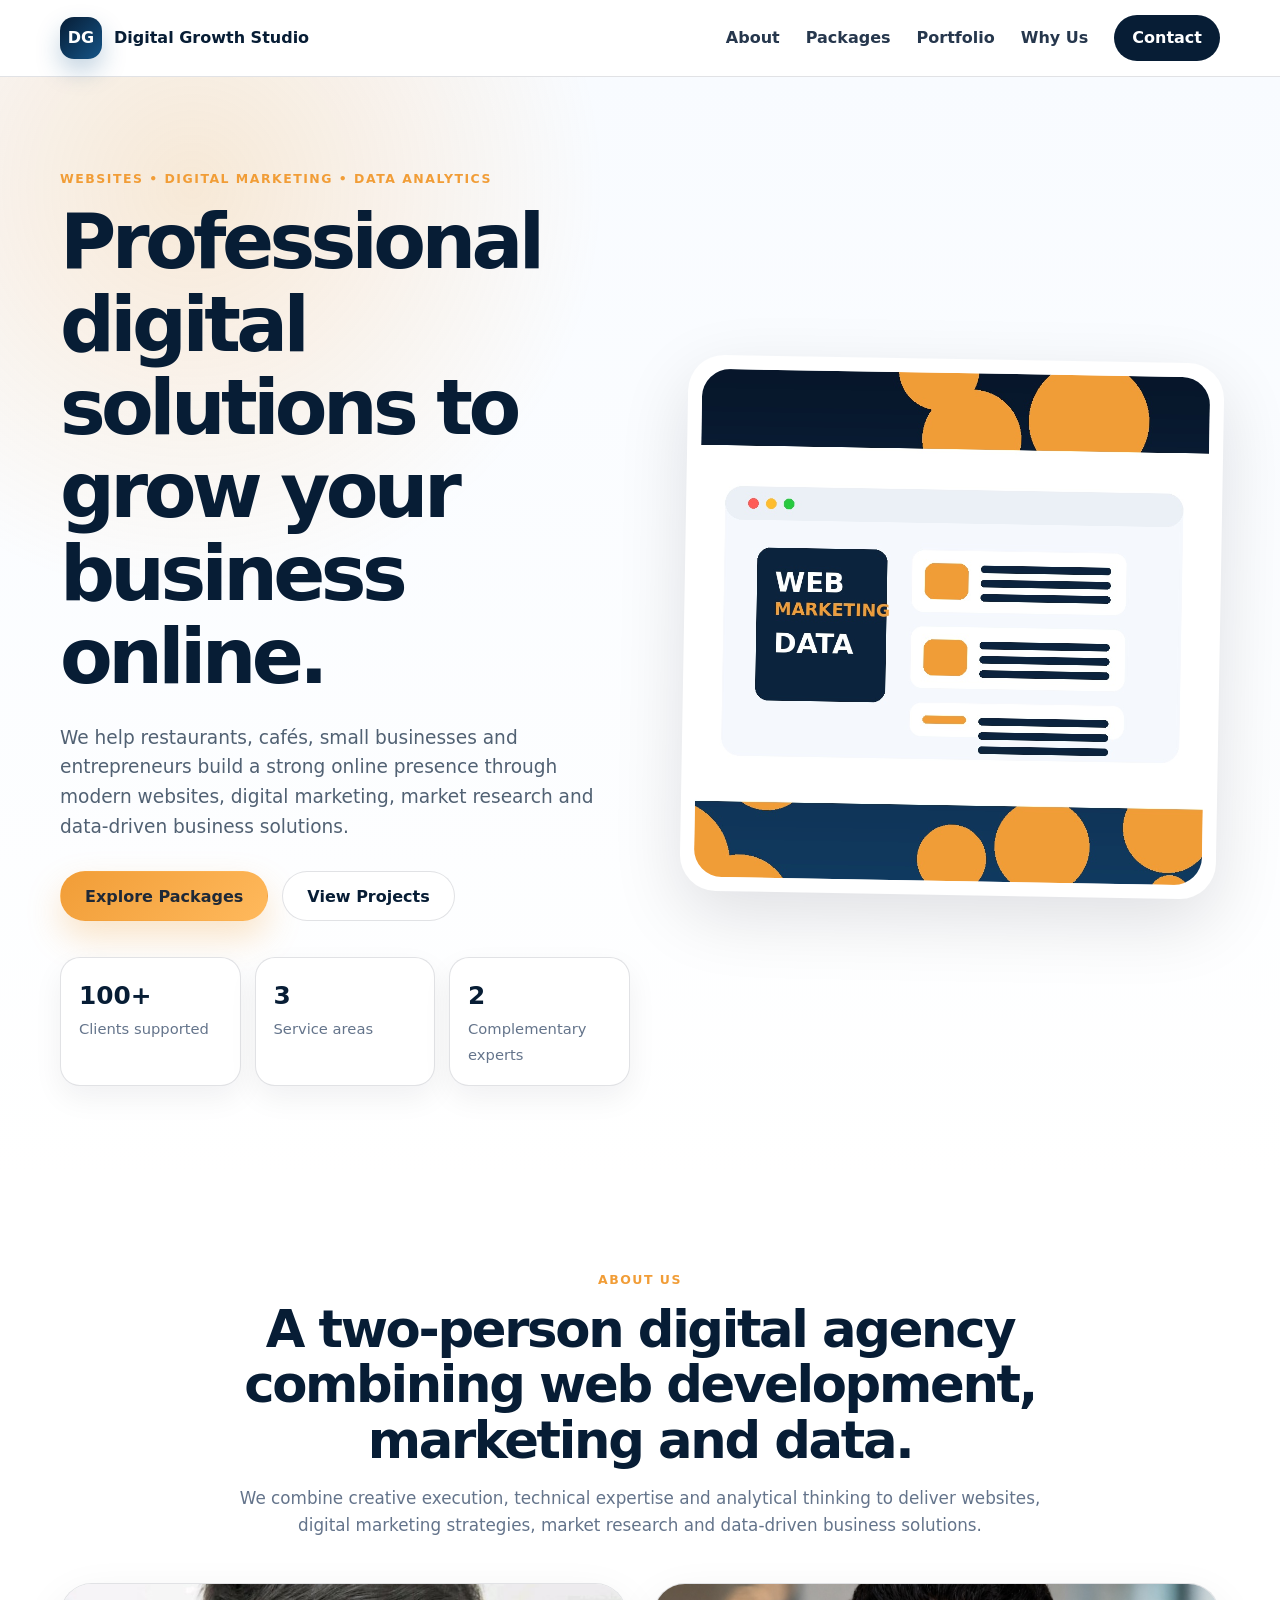
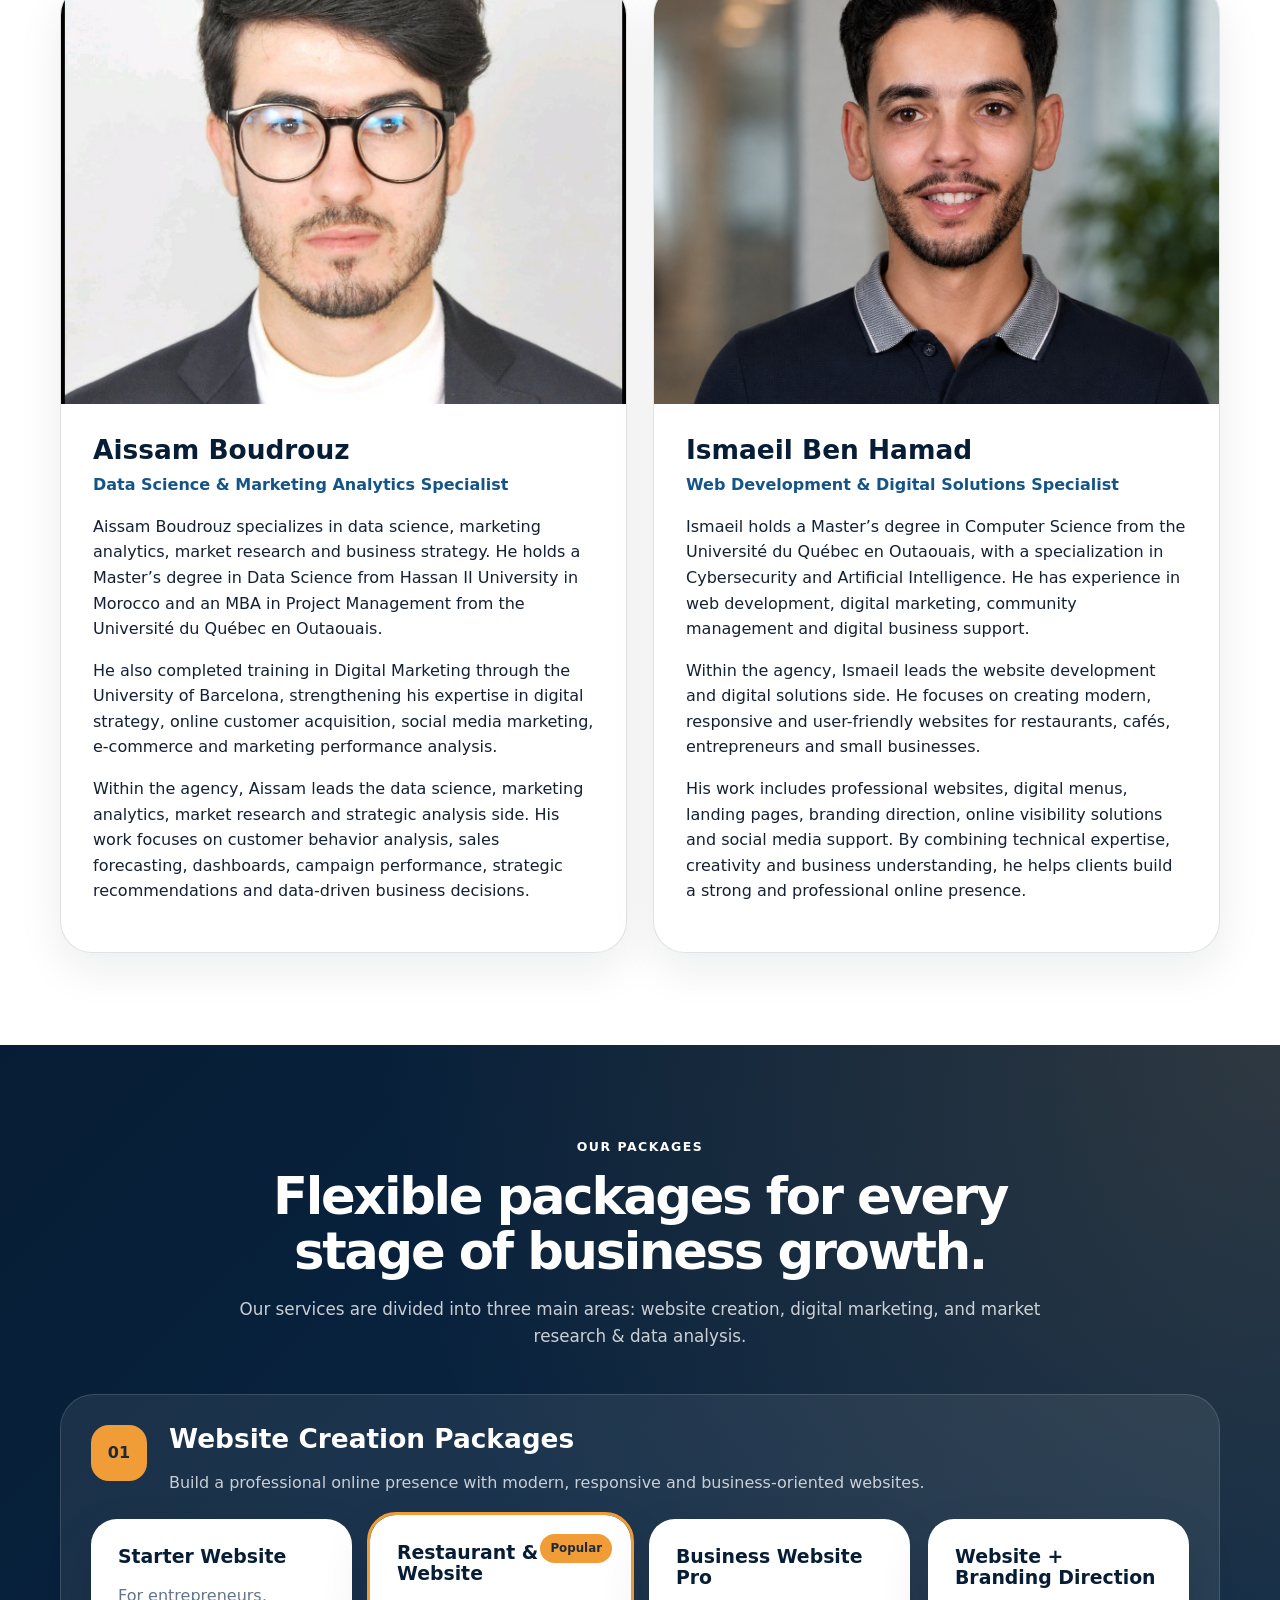
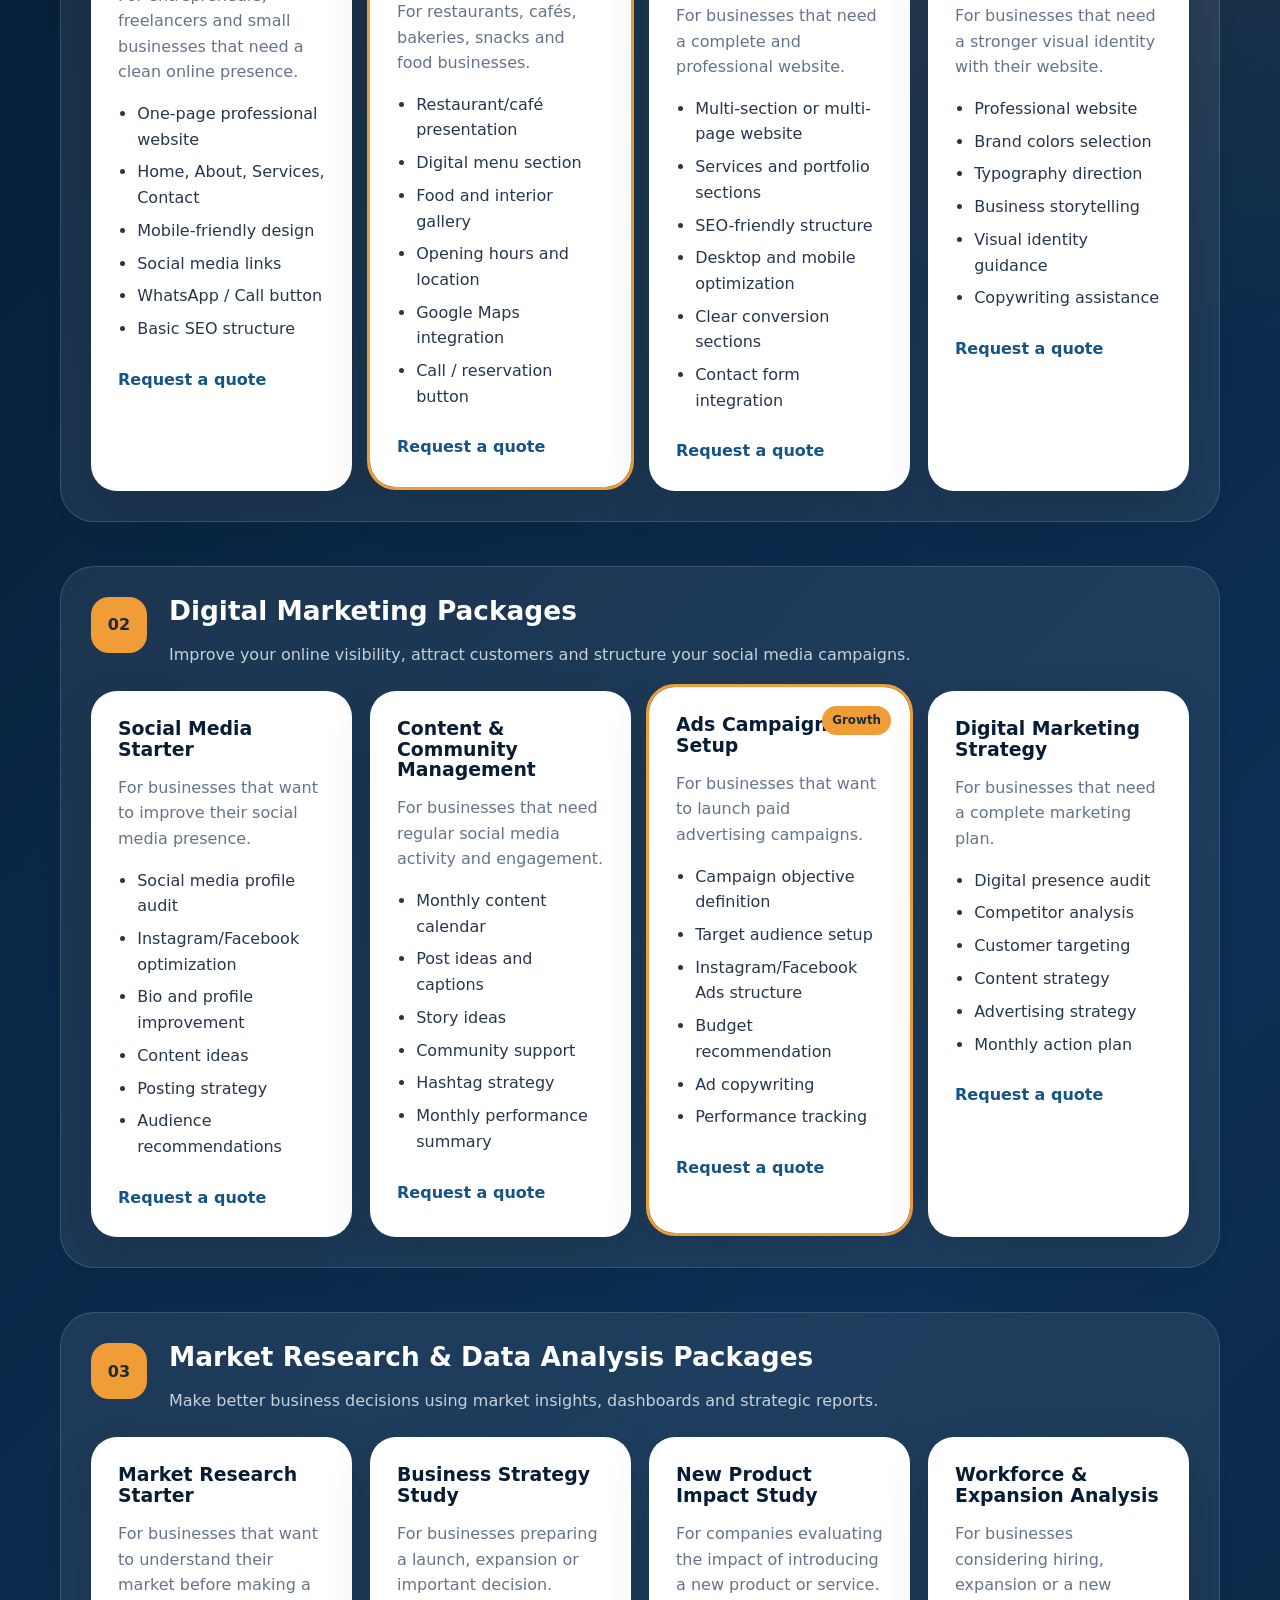
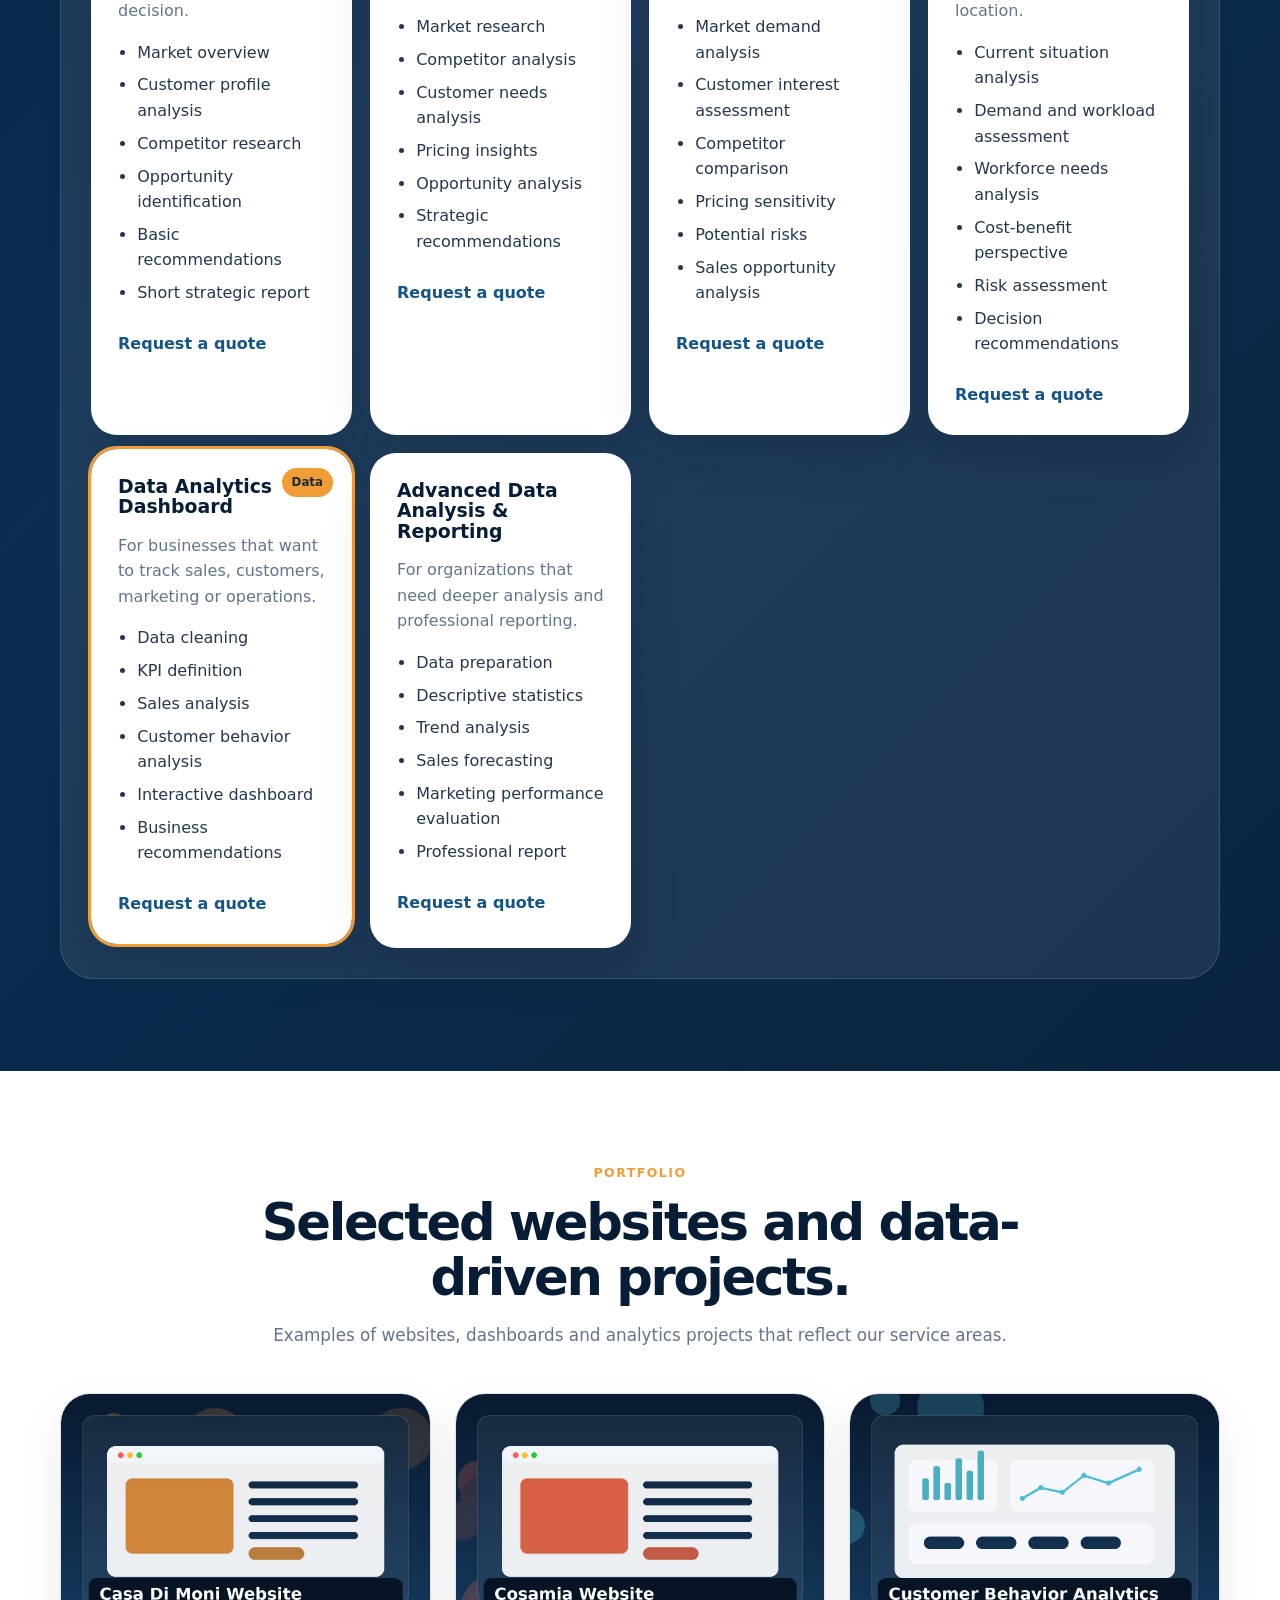
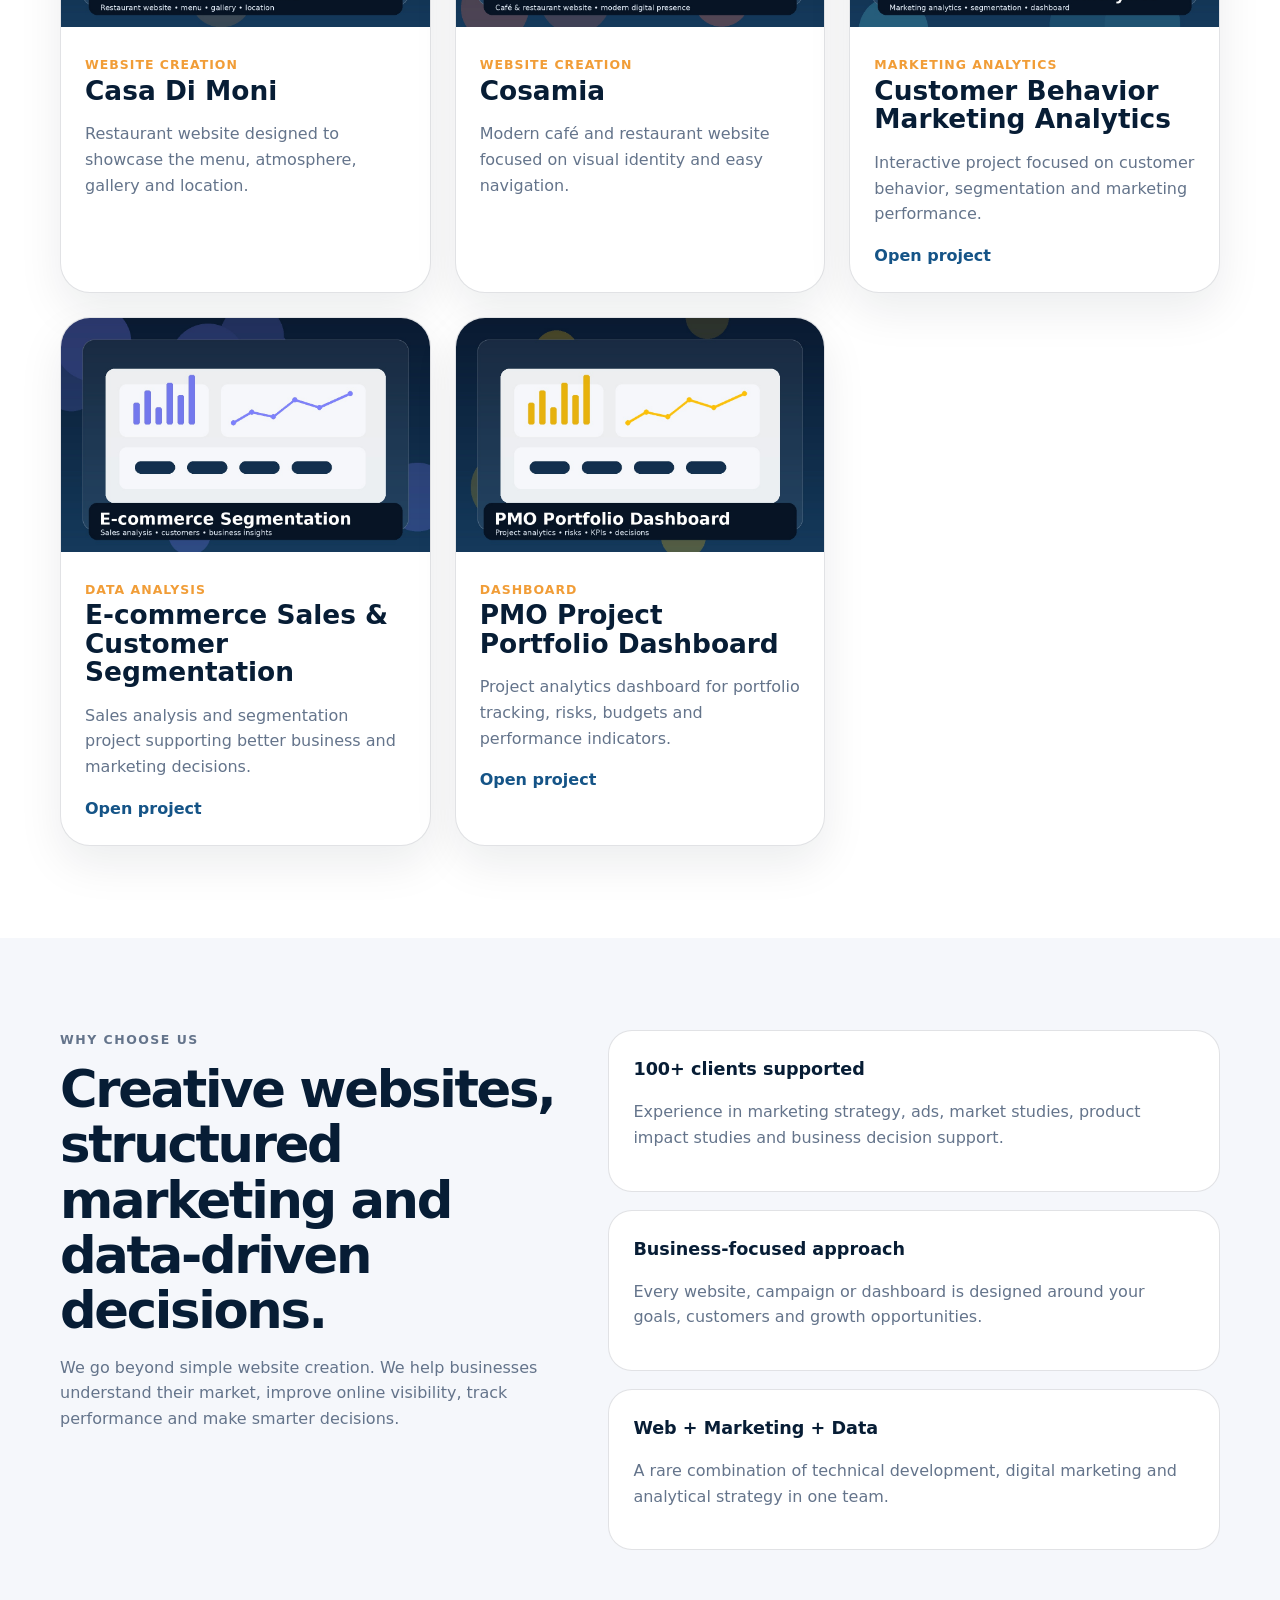
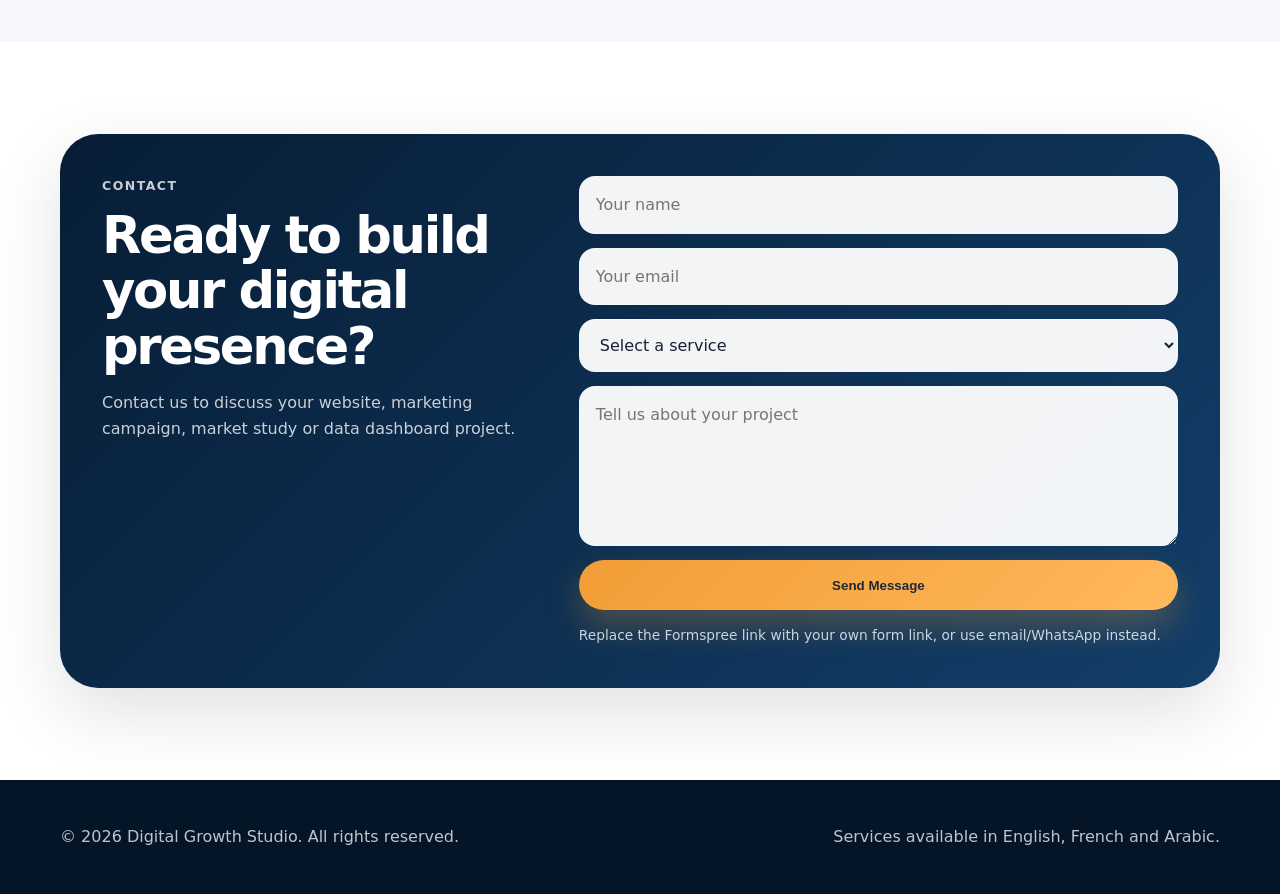
<file: index.html>
<!DOCTYPE html>
<html lang="en">
<head>
  <meta charset="UTF-8" />
  <meta name="viewport" content="width=device-width, initial-scale=1.0" />

  <title>Digital Growth Studio | Websites, Marketing & Data Analytics</title>

  <meta name="description" content="Professional website creation, digital marketing, market research and data analytics services for restaurants, cafés, entrepreneurs and small businesses." />

  <link rel="stylesheet" href="css/styles.css" />
</head>

<body>
  <header class="site-header">
    <nav class="navbar container">
      <a href="#" class="logo">
        <span class="logo-mark">DG</span>
        <span>Digital Growth Studio</span>
      </a>

      <button class="nav-toggle" id="navToggle" aria-label="Open navigation">☰</button>

      <div class="nav-links" id="navLinks">
        <a href="#about">About</a>
        <a href="#services">Packages</a>
        <a href="#portfolio">Portfolio</a>
        <a href="#why">Why Us</a>
        <a href="#contact" class="nav-cta">Contact</a>
      </div>
    </nav>
  </header>

  <main>
    <!-- HERO -->
    <section class="hero section">
      <div class="container hero-grid">
        <div class="hero-content">
          <p class="eyebrow">Websites • Digital Marketing • Data Analytics</p>

          <h1>Professional digital solutions to grow your business online.</h1>

          <p class="hero-text">
            We help restaurants, cafés, small businesses and entrepreneurs build a strong online presence through modern websites, digital marketing, market research and data-driven business solutions.
          </p>

          <div class="hero-actions">
            <a href="#services" class="btn primary">Explore Packages</a>
            <a href="#portfolio" class="btn secondary">View Projects</a>
          </div>

          <div class="hero-stats">
            <div>
              <strong>100+</strong>
              <span>Clients supported</span>
            </div>

            <div>
              <strong>3</strong>
              <span>Service areas</span>
            </div>

            <div>
              <strong>2</strong>
              <span>Complementary experts</span>
            </div>
          </div>
        </div>

        <div class="hero-image-card">
          <img src="img/decor/hero-digital-solutions.jpg" alt="Digital solutions dashboard mockup" />
        </div>
      </div>
    </section>

    <!-- ABOUT -->
    <section id="about" class="section about">
  <div class="container">
    <div class="section-heading">
      <p class="eyebrow">About Us</p>

      <h2>A two-person digital agency combining web development, marketing and data.</h2>

      <p>
        We combine creative execution, technical expertise and analytical thinking to deliver websites, digital marketing strategies, market research and data-driven business solutions.
      </p>
    </div>

    <div class="team-grid">
      <article class="team-card">
        <img src="img/team/aissam-placeholder.jpg" alt="Aissam Boudrouz professional photo" />

        <div class="team-card-body">
          <h3>Aissam Boudrouz</h3>

          <p class="role">Data Science & Marketing Analytics Specialist</p>

          <p>
            Aissam Boudrouz specializes in data science, marketing analytics, market research and business strategy. He holds a Master’s degree in Data Science from Hassan II University in Morocco and an MBA in Project Management from the Université du Québec en Outaouais.
          </p>

          <p>
            He also completed training in Digital Marketing through the University of Barcelona, strengthening his expertise in digital strategy, online customer acquisition, social media marketing, e-commerce and marketing performance analysis.
          </p>

          <p>
            Within the agency, Aissam leads the data science, marketing analytics, market research and strategic analysis side. His work focuses on customer behavior analysis, sales forecasting, dashboards, campaign performance, strategic recommendations and data-driven business decisions.
          </p>
        </div>
      </article>

      <article class="team-card">
        <img src="img/team/ismaeil-placeholder.jpg" alt="Ismaeil professional photo" />

        <div class="team-card-body">
          <h3>Ismaeil Ben Hamad</h3>

          <p class="role">Web Development & Digital Solutions Specialist</p>

          <p>
            Ismaeil holds a Master’s degree in Computer Science from the Université du Québec en Outaouais, with a specialization in Cybersecurity and Artificial Intelligence. He has experience in web development, digital marketing, community management and digital business support.
          </p>

          <p>
            Within the agency, Ismaeil leads the website development and digital solutions side. He focuses on creating modern, responsive and user-friendly websites for restaurants, cafés, entrepreneurs and small businesses.
          </p>

          <p>
            His work includes professional websites, digital menus, landing pages, branding direction, online visibility solutions and social media support. By combining technical expertise, creativity and business understanding, he helps clients build a strong and professional online presence.
          </p>
        </div>
      </article>
    </div>
  </div>
</section>

    <!-- SERVICES / PACKAGES -->
    <section id="services" class="section services">
      <div class="container">
        <div class="section-heading light">
          <p class="eyebrow">Our Packages</p>

          <h2>Flexible packages for every stage of business growth.</h2>

          <p>
            Our services are divided into three main areas: website creation, digital marketing, and market research & data analysis.
          </p>
        </div>

        <!-- WEBSITE PACKAGES -->
        <div class="service-category">
          <div class="category-header">
            <span>01</span>

            <h3>Website Creation Packages</h3>

            <p>
              Build a professional online presence with modern, responsive and business-oriented websites.
            </p>
          </div>

          <div class="packages-grid">
            <article class="package-card">
              <h4>Starter Website</h4>

              <p>
                For entrepreneurs, freelancers and small businesses that need a clean online presence.
              </p>

              <ul>
                <li>One-page professional website</li>
                <li>Home, About, Services, Contact</li>
                <li>Mobile-friendly design</li>
                <li>Social media links</li>
                <li>WhatsApp / Call button</li>
                <li>Basic SEO structure</li>
              </ul>

              <a href="#contact">Request a quote</a>
            </article>

            <article class="package-card featured">
              <div class="badge">Popular</div>

              <h4>Restaurant & Café Website</h4>

              <p>
                For restaurants, cafés, bakeries, snacks and food businesses.
              </p>

              <ul>
                <li>Restaurant/café presentation</li>
                <li>Digital menu section</li>
                <li>Food and interior gallery</li>
                <li>Opening hours and location</li>
                <li>Google Maps integration</li>
                <li>Call / reservation button</li>
              </ul>

              <a href="#contact">Request a quote</a>
            </article>

            <article class="package-card">
              <h4>Business Website Pro</h4>

              <p>
                For businesses that need a complete and professional website.
              </p>

              <ul>
                <li>Multi-section or multi-page website</li>
                <li>Services and portfolio sections</li>
                <li>SEO-friendly structure</li>
                <li>Desktop and mobile optimization</li>
                <li>Clear conversion sections</li>
                <li>Contact form integration</li>
              </ul>

              <a href="#contact">Request a quote</a>
            </article>

            <article class="package-card">
              <h4>Website + Branding Direction</h4>

              <p>
                For businesses that need a stronger visual identity with their website.
              </p>

              <ul>
                <li>Professional website</li>
                <li>Brand colors selection</li>
                <li>Typography direction</li>
                <li>Business storytelling</li>
                <li>Visual identity guidance</li>
                <li>Copywriting assistance</li>
              </ul>

              <a href="#contact">Request a quote</a>
            </article>
          </div>
        </div>

        <!-- DIGITAL MARKETING PACKAGES -->
        <div class="service-category">
          <div class="category-header">
            <span>02</span>

            <h3>Digital Marketing Packages</h3>

            <p>
              Improve your online visibility, attract customers and structure your social media campaigns.
            </p>
          </div>

          <div class="packages-grid">
            <article class="package-card">
              <h4>Social Media Starter</h4>

              <p>
                For businesses that want to improve their social media presence.
              </p>

              <ul>
                <li>Social media profile audit</li>
                <li>Instagram/Facebook optimization</li>
                <li>Bio and profile improvement</li>
                <li>Content ideas</li>
                <li>Posting strategy</li>
                <li>Audience recommendations</li>
              </ul>

              <a href="#contact">Request a quote</a>
            </article>

            <article class="package-card">
              <h4>Content & Community Management</h4>

              <p>
                For businesses that need regular social media activity and engagement.
              </p>

              <ul>
                <li>Monthly content calendar</li>
                <li>Post ideas and captions</li>
                <li>Story ideas</li>
                <li>Community support</li>
                <li>Hashtag strategy</li>
                <li>Monthly performance summary</li>
              </ul>

              <a href="#contact">Request a quote</a>
            </article>

            <article class="package-card featured">
              <div class="badge">Growth</div>

              <h4>Ads Campaign Setup</h4>

              <p>
                For businesses that want to launch paid advertising campaigns.
              </p>

              <ul>
                <li>Campaign objective definition</li>
                <li>Target audience setup</li>
                <li>Instagram/Facebook Ads structure</li>
                <li>Budget recommendation</li>
                <li>Ad copywriting</li>
                <li>Performance tracking</li>
              </ul>

              <a href="#contact">Request a quote</a>
            </article>

            <article class="package-card">
              <h4>Digital Marketing Strategy</h4>

              <p>
                For businesses that need a complete marketing plan.
              </p>

              <ul>
                <li>Digital presence audit</li>
                <li>Competitor analysis</li>
                <li>Customer targeting</li>
                <li>Content strategy</li>
                <li>Advertising strategy</li>
                <li>Monthly action plan</li>
              </ul>

              <a href="#contact">Request a quote</a>
            </article>
          </div>
        </div>

        <!-- MARKET RESEARCH AND DATA ANALYSIS -->
        <div class="service-category">
          <div class="category-header">
            <span>03</span>

            <h3>Market Research & Data Analysis Packages</h3>

            <p>
              Make better business decisions using market insights, dashboards and strategic reports.
            </p>
          </div>

          <div class="packages-grid">
            <article class="package-card">
              <h4>Market Research Starter</h4>

              <p>
                For businesses that want to understand their market before making a decision.
              </p>

              <ul>
                <li>Market overview</li>
                <li>Customer profile analysis</li>
                <li>Competitor research</li>
                <li>Opportunity identification</li>
                <li>Basic recommendations</li>
                <li>Short strategic report</li>
              </ul>

              <a href="#contact">Request a quote</a>
            </article>

            <article class="package-card">
              <h4>Business Strategy Study</h4>

              <p>
                For businesses preparing a launch, expansion or important decision.
              </p>

              <ul>
                <li>Market research</li>
                <li>Competitor analysis</li>
                <li>Customer needs analysis</li>
                <li>Pricing insights</li>
                <li>Opportunity analysis</li>
                <li>Strategic recommendations</li>
              </ul>

              <a href="#contact">Request a quote</a>
            </article>

            <article class="package-card">
              <h4>New Product Impact Study</h4>

              <p>
                For companies evaluating the impact of introducing a new product or service.
              </p>

              <ul>
                <li>Market demand analysis</li>
                <li>Customer interest assessment</li>
                <li>Competitor comparison</li>
                <li>Pricing sensitivity</li>
                <li>Potential risks</li>
                <li>Sales opportunity analysis</li>
              </ul>

              <a href="#contact">Request a quote</a>
            </article>

            <article class="package-card">
              <h4>Workforce & Expansion Analysis</h4>

              <p>
                For businesses considering hiring, expansion or a new location.
              </p>

              <ul>
                <li>Current situation analysis</li>
                <li>Demand and workload assessment</li>
                <li>Workforce needs analysis</li>
                <li>Cost-benefit perspective</li>
                <li>Risk assessment</li>
                <li>Decision recommendations</li>
              </ul>

              <a href="#contact">Request a quote</a>
            </article>

            <article class="package-card featured">
              <div class="badge">Data</div>

              <h4>Data Analytics Dashboard</h4>

              <p>
                For businesses that want to track sales, customers, marketing or operations.
              </p>

              <ul>
                <li>Data cleaning</li>
                <li>KPI definition</li>
                <li>Sales analysis</li>
                <li>Customer behavior analysis</li>
                <li>Interactive dashboard</li>
                <li>Business recommendations</li>
              </ul>

              <a href="#contact">Request a quote</a>
            </article>

            <article class="package-card">
              <h4>Advanced Data Analysis & Reporting</h4>

              <p>
                For organizations that need deeper analysis and professional reporting.
              </p>

              <ul>
                <li>Data preparation</li>
                <li>Descriptive statistics</li>
                <li>Trend analysis</li>
                <li>Sales forecasting</li>
                <li>Marketing performance evaluation</li>
                <li>Professional report</li>
              </ul>

              <a href="#contact">Request a quote</a>
            </article>
          </div>
        </div>
      </div>
    </section>

    <!-- PORTFOLIO -->
    <section id="portfolio" class="section portfolio">
      <div class="container">
        <div class="section-heading">
          <p class="eyebrow">Portfolio</p>

          <h2>Selected websites and data-driven projects.</h2>

          <p>
            Examples of websites, dashboards and analytics projects that reflect our service areas.
          </p>
        </div>

        <div class="portfolio-grid">
          <article class="portfolio-card">
            <img src="img/portfolio/casa-di-moni-thumbnail.jpg" alt="Casa Di Moni website thumbnail" />

            <div>
              <span>Website Creation</span>
              <h3>Casa Di Moni</h3>
              <p>
                Restaurant website designed to showcase the menu, atmosphere, gallery and location.
              </p>
            </div>
          </article>

          <article class="portfolio-card">
            <img src="img/portfolio/cosamia-thumbnail.jpg" alt="Cosamia website thumbnail" />

            <div>
              <span>Website Creation</span>
              <h3>Cosamia</h3>
              <p>
                Modern café and restaurant website focused on visual identity and easy navigation.
              </p>
            </div>
          </article>

          <article class="portfolio-card">
            <img src="img/portfolio/customer-behavior-thumbnail.jpg" alt="Customer behavior analytics thumbnail" />

            <div>
              <span>Marketing Analytics</span>
              <h3>Customer Behavior Marketing Analytics</h3>
              <p>
                Interactive project focused on customer behavior, segmentation and marketing performance.
              </p>

              <a href="https://customer-behavior-marketing-analytics-idikmhmwqjjtzgkhwslb7x.streamlit.app/" target="_blank" rel="noopener">
                Open project
              </a>
            </div>
          </article>

          <article class="portfolio-card">
            <img src="img/portfolio/ecommerce-thumbnail.jpg" alt="E-commerce analytics thumbnail" />

            <div>
              <span>Data Analysis</span>
              <h3>E-commerce Sales & Customer Segmentation</h3>
              <p>
                Sales analysis and segmentation project supporting better business and marketing decisions.
              </p>

              <a href="https://ecommerce-sales-customer-segmentation-guxigb42fdbkur7nxazno6.streamlit.app/" target="_blank" rel="noopener">
                Open project
              </a>
            </div>
          </article>

          <article class="portfolio-card">
            <img src="img/portfolio/pmo-dashboard-thumbnail.jpg" alt="PMO dashboard thumbnail" />

            <div>
              <span>Dashboard</span>
              <h3>PMO Project Portfolio Dashboard</h3>
              <p>
                Project analytics dashboard for portfolio tracking, risks, budgets and performance indicators.
              </p>

              <a href="https://pmo-project-portfolio-dashboard-3uxed3nugsugz5yvdsnupx.streamlit.app/" target="_blank" rel="noopener">
                Open project
              </a>
            </div>
          </article>
        </div>
      </div>
    </section>

    <!-- WHY US -->
    <section id="why" class="section why">
      <div class="container why-grid">
        <div>
          <p class="eyebrow">Why Choose Us</p>

          <h2>Creative websites, structured marketing and data-driven decisions.</h2>

          <p>
            We go beyond simple website creation. We help businesses understand their market, improve online visibility, track performance and make smarter decisions.
          </p>
        </div>

        <div class="why-list">
          <div>
            <strong>100+ clients supported</strong>

            <p>
              Experience in marketing strategy, ads, market studies, product impact studies and business decision support.
            </p>
          </div>

          <div>
            <strong>Business-focused approach</strong>

            <p>
              Every website, campaign or dashboard is designed around your goals, customers and growth opportunities.
            </p>
          </div>

          <div>
            <strong>Web + Marketing + Data</strong>

            <p>
              A rare combination of technical development, digital marketing and analytical strategy in one team.
            </p>
          </div>
        </div>
      </div>
    </section>

    <!-- CONTACT -->
    <section id="contact" class="section contact">
      <div class="container contact-card">
        <div>
          <p class="eyebrow">Contact</p>

          <h2>Ready to build your digital presence?</h2>

          <p>
            Contact us to discuss your website, marketing campaign, market study or data dashboard project.
          </p>
        </div>

        <form class="contact-form" action="https://formspree.io/f/your-form-id" method="POST">
          <input type="text" name="name" placeholder="Your name" required />

          <input type="email" name="email" placeholder="Your email" required />

          <select name="service" required>
            <option value="">Select a service</option>
            <option>Website Creation</option>
            <option>Digital Marketing</option>
            <option>Market Research & Data Analysis</option>
            <option>Full Business Growth Package</option>
          </select>

          <textarea name="message" placeholder="Tell us about your project" rows="5" required></textarea>

          <button type="submit" class="btn primary">Send Message</button>

          <p class="form-note">
            Replace the Formspree link with your own form link, or use email/WhatsApp instead.
          </p>
        </form>
      </div>
    </section>
  </main>

  <footer class="footer">
    <div class="container footer-grid">
      <p>© 2026 Digital Growth Studio. All rights reserved.</p>
      <p>Services available in English, French and Arabic.</p>
    </div>
  </footer>

  <script src="js/script.js"></script>
</body>
</html>
</file>
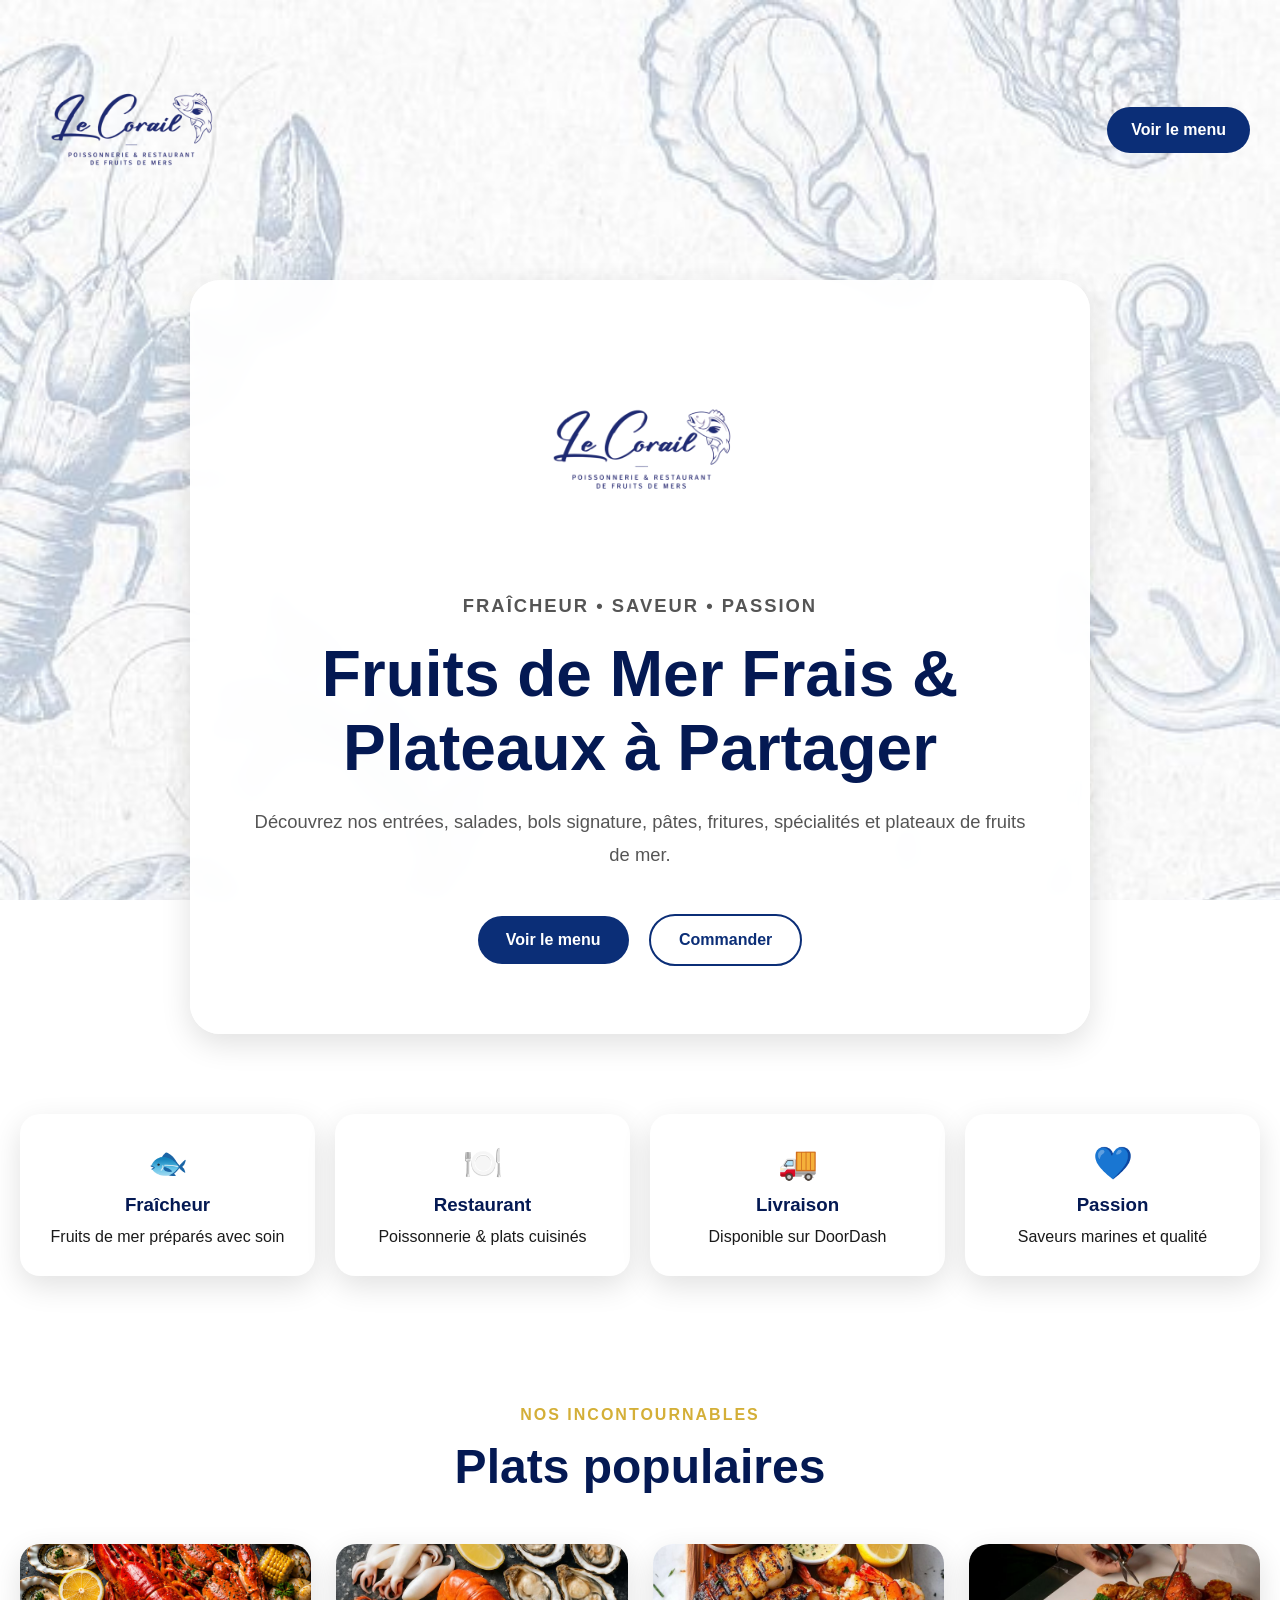
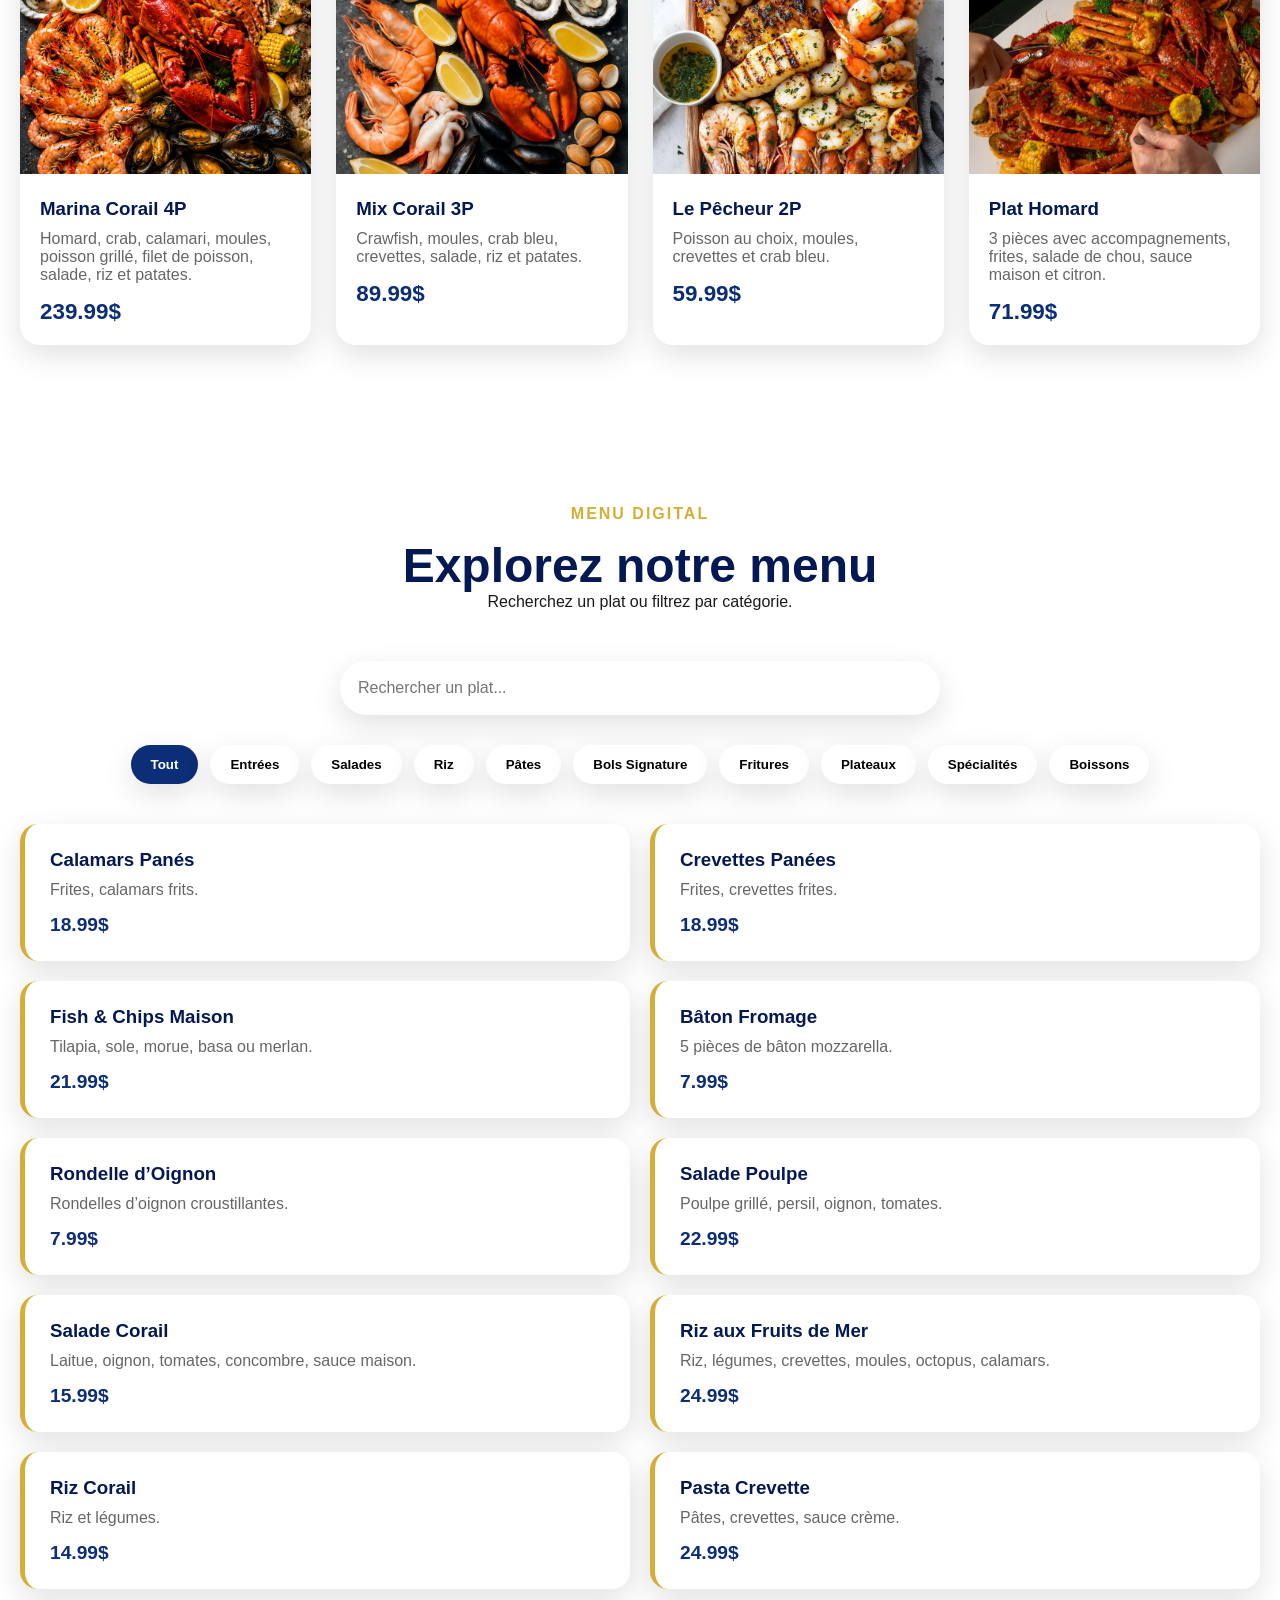
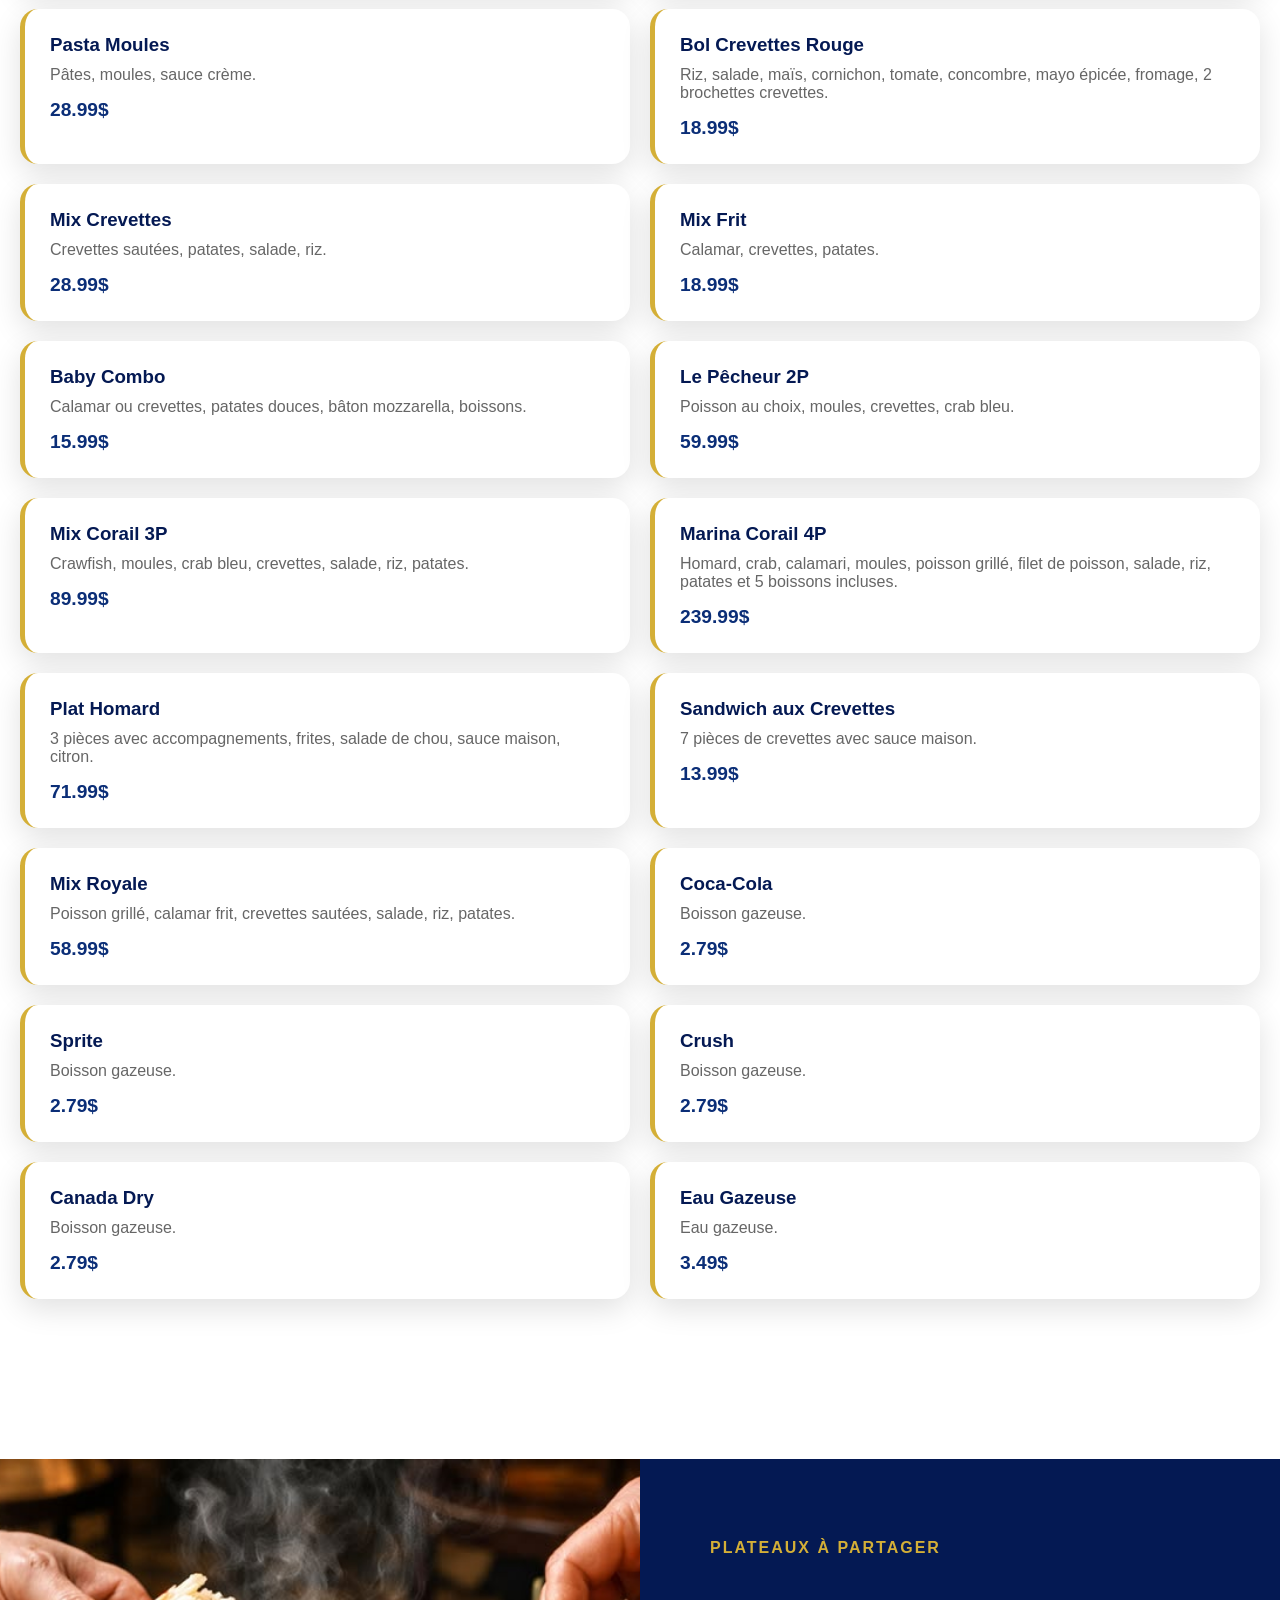
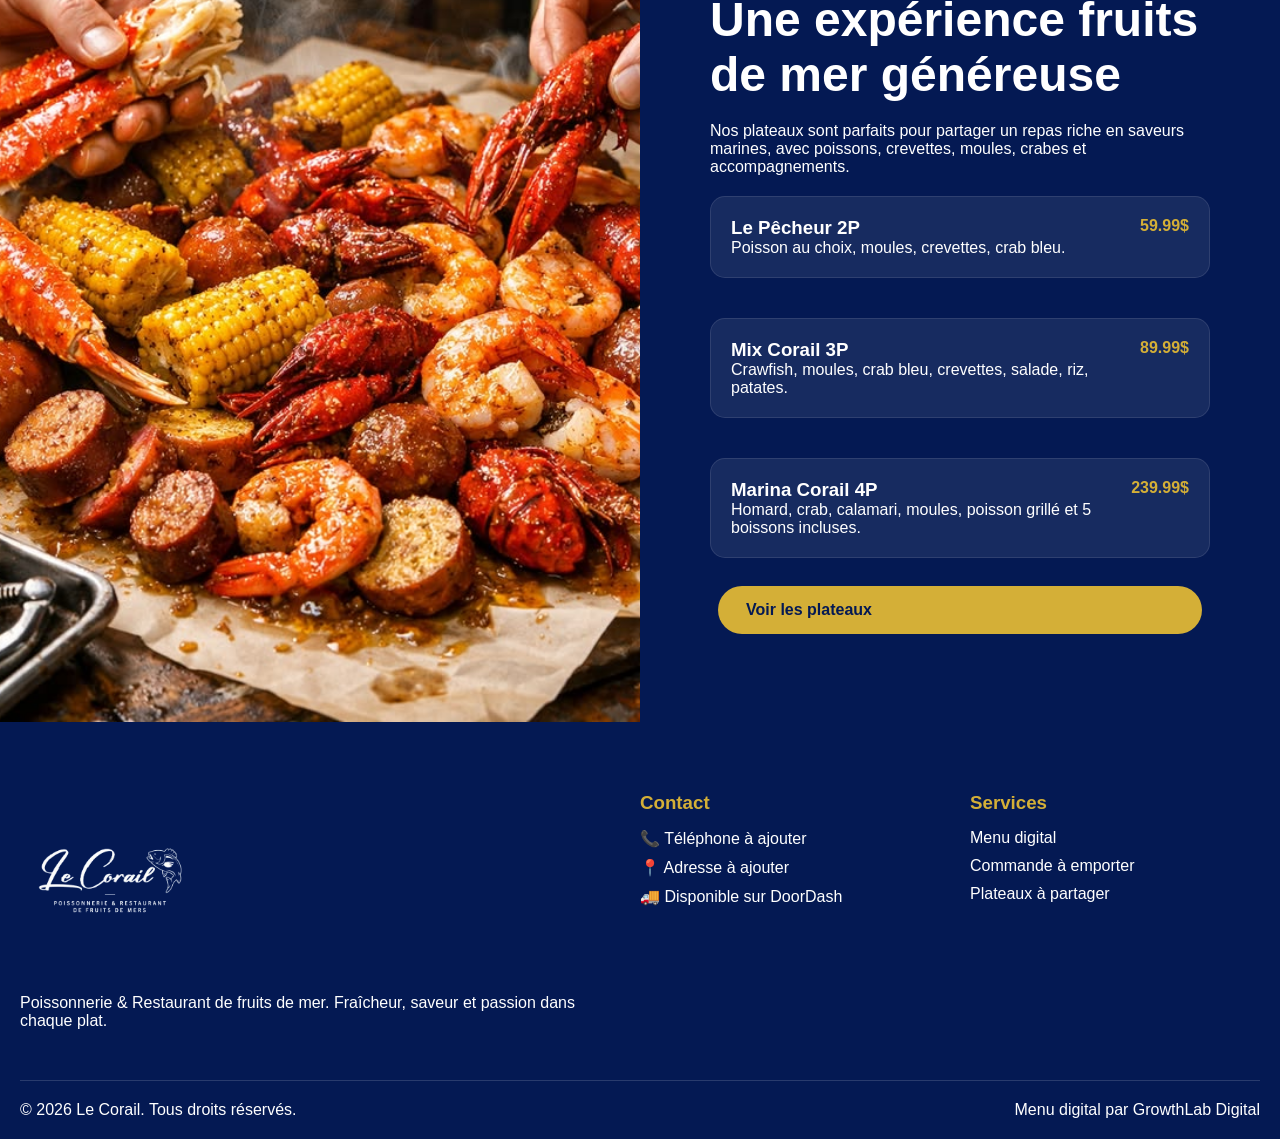
<file: pages/lecorail/index.html>
<!DOCTYPE html>
<html lang="fr">
<head>
  <meta charset="UTF-8" />
  <meta name="viewport" content="width=device-width, initial-scale=1.0" />
  <title>Le Corail | Menu Digital</title>
  <link rel="stylesheet" href="style.css" />
  <link rel="icon" type="image/png" href="img/fish.png">
</head>

<body>

<header class="hero" id="home">
  <nav class="navbar">
    <div class="brand">
      <img src="img/logo.jpg" alt="Le Corail Logo" />
      
    </div>

    <a href="#menu" class="nav-btn">Voir le menu</a>
  </nav>

  <div class="hero-card">
    <img src="img/logo.jpg" alt="Le Corail Logo" class="hero-logo" />

    <p class="eyebrow">Fraîcheur • Saveur • Passion</p>

    <h1>Fruits de Mer Frais & Plateaux à Partager</h1>

    <p>
      Découvrez nos entrées, salades, bols signature, pâtes, fritures,
      spécialités et plateaux de fruits de mer.
    </p>

    <div class="hero-actions">
      <a href="#menu" class="btn primary">Voir le menu</a>
      <a href="#contact" class="btn secondary">Commander</a>
    </div>
  </div>
</header>

<section class="info-bar">
  <div>
    <span>🐟</span>
    <h3>Fraîcheur</h3>
    <p>Fruits de mer préparés avec soin</p>
  </div>

  <div>
    <span>🍽️</span>
    <h3>Restaurant</h3>
    <p>Poissonnerie & plats cuisinés</p>
  </div>

  <div>
    <span>🚚</span>
    <h3>Livraison</h3>
    <p>Disponible sur DoorDash</p>
  </div>

  <div>
    <span>💙</span>
    <h3>Passion</h3>
    <p>Saveurs marines et qualité</p>
  </div>
</section>

<section class="featured">
  <div class="section-heading">
    <p class="eyebrow">Nos incontournables</p>
    <h2>Plats populaires</h2>
  </div>

  <div class="featured-grid">
    <article class="featured-card">
      <img src="img/1.PNG" alt="Marina Corail 4P" />
      <div>
        <h3>Marina Corail 4P</h3>
        <p>Homard, crab, calamari, moules, poisson grillé, filet de poisson, salade, riz et patates.</p>
        <strong>239.99$</strong>
      </div>
    </article>

    <article class="featured-card">
      <img src="img/marina.jpg" alt="Mix Corail 3P" />
      <div>
        <h3>Mix Corail 3P</h3>
        <p>Crawfish, moules, crab bleu, crevettes, salade, riz et patates.</p>
        <strong>89.99$</strong>
      </div>
    </article>

    <article class="featured-card">
      <img src="img/test1.jpg" alt="Le Pêcheur 2P" />
      <div>
        <h3>Le Pêcheur 2P</h3>
        <p>Poisson au choix, moules, crevettes et crab bleu.</p>
        <strong>59.99$</strong>
      </div>
    </article>

    <article class="featured-card">
      <img src="img/test2.jpg" alt="Plat Homard" />
      <div>
        <h3>Plat Homard</h3>
        <p>3 pièces avec accompagnements, frites, salade de chou, sauce maison et citron.</p>
        <strong>71.99$</strong>
      </div>
    </article>
  </div>
</section>

<section class="menu-section" id="menu">
  <div class="section-heading">
    <p class="eyebrow">Menu Digital</p>
    <h2>Explorez notre menu</h2>
    <p>Recherchez un plat ou filtrez par catégorie.</p>
  </div>

  <div class="search-container">
    <input type="text" id="searchInput" placeholder="Rechercher un plat..." />
  </div>

  <div class="categories">
    <button class="active" onclick="filterMenu('All', this)">Tout</button>
    <button onclick="filterMenu('Entrées', this)">Entrées</button>
    <button onclick="filterMenu('Salades', this)">Salades</button>
    <button onclick="filterMenu('Riz', this)">Riz</button>
    <button onclick="filterMenu('Pâtes', this)">Pâtes</button>
    <button onclick="filterMenu('Bols Signature', this)">Bols Signature</button>
    <button onclick="filterMenu('Fritures', this)">Fritures</button>
    <button onclick="filterMenu('Plateaux', this)">Plateaux</button>
    <button onclick="filterMenu('Spécialités', this)">Spécialités</button>
    <button onclick="filterMenu('Boissons', this)">Boissons</button>
  </div>

  <div id="menuGrid" class="menu-grid">
    <!-- Menu loaded from script.js -->
  </div>
</section>

<section class="premium-section">
   <div class="premium-image">

    </div>

  <div class="premium-content">
    <p class="eyebrow">Plateaux à partager</p>
    <h2>Une expérience fruits de mer généreuse</h2>
    <p>
      Nos plateaux sont parfaits pour partager un repas riche en saveurs marines,
      avec poissons, crevettes, moules, crabes et accompagnements.
    </p>

    <div class="premium-item">
      <div>
        <h3>Le Pêcheur 2P</h3>
        <p>Poisson au choix, moules, crevettes, crab bleu.</p>
      </div>
      <strong>59.99$</strong>
    </div>

    <div class="premium-item">
      <div>
        <h3>Mix Corail 3P</h3>
        <p>Crawfish, moules, crab bleu, crevettes, salade, riz, patates.</p>
      </div>
      <strong>89.99$</strong>
    </div>

    <div class="premium-item">
      <div>
        <h3>Marina Corail 4P</h3>
        <p>Homard, crab, calamari, moules, poisson grillé et 5 boissons incluses.</p>
      </div>
      <strong>239.99$</strong>
    </div>

    <a href="#menu" class="btn gold">Voir les plateaux</a>
  </div>
</section>

<footer id="contact">
  <div class="footer-grid">
    <div>
      <img src="img/logo_white.png" alt="Le Corail Logo" class="footer-logo" />
      <p>
        Poissonnerie & Restaurant de fruits de mer.
        Fraîcheur, saveur et passion dans chaque plat.
      </p>
    </div>

    <div>
      <h3>Contact</h3>
      <p>📞 Téléphone à ajouter</p>
      <p>📍 Adresse à ajouter</p>
      <p>🚚 Disponible sur DoorDash</p>
    </div>

    <div>
      <h3>Services</h3>
      <p>Menu digital</p>
      <p>Commande à emporter</p>
      <p>Plateaux à partager</p>
    </div>
  </div>

  <div class="footer-bottom">
    <p>© 2026 Le Corail. Tous droits réservés.</p>
    <p>Menu digital par GrowthLab Digital</p>
  </div>
</footer>

<script src="script.js"></script>
</body>
</html>
</file>
<file: css/styles.css>
:root{
  --navy:#071d35;
  --navy-2:#0e345c;
  --blue:#155487;
  --gold:#f19d37;
  --white:#ffffff;
  --muted:#64748b;
  --light:#f5f7fb;
  --card:#ffffff;
  --border:rgba(15, 23, 42, .12);
  --shadow:0 24px 70px rgba(2, 8, 23, .12);
}
*{box-sizing:border-box}
html{scroll-behavior:smooth}
body{margin:0;font-family:Inter,ui-sans-serif,system-ui,-apple-system,BlinkMacSystemFont,"Segoe UI",sans-serif;color:#142033;background:var(--white);line-height:1.6}
img{max-width:100%;display:block}
a{text-decoration:none;color:inherit}
ul{padding-left:1.2rem;margin:1rem 0 0}
li{margin:.45rem 0}
.container{width:min(1160px,calc(100% - 40px));margin-inline:auto}
.section{padding:92px 0}
.site-header{position:sticky;top:0;z-index:100;background:rgba(255,255,255,.88);backdrop-filter:blur(18px);border-bottom:1px solid var(--border)}
.navbar{min-height:76px;display:flex;align-items:center;justify-content:space-between;gap:24px}
.logo{display:flex;align-items:center;gap:12px;font-weight:800;color:var(--navy)}
.logo-mark{width:42px;height:42px;display:grid;place-items:center;border-radius:14px;background:linear-gradient(135deg,var(--navy),var(--blue));color:var(--white);box-shadow:0 12px 25px rgba(21,84,135,.25)}
.nav-links{display:flex;align-items:center;gap:26px;color:#26374d;font-weight:650}
.nav-links a:hover{color:var(--blue)}
.nav-cta{background:var(--navy);color:var(--white)!important;padding:10px 18px;border-radius:999px}
.nav-toggle{display:none;border:0;background:var(--navy);color:white;border-radius:12px;padding:10px 13px;font-size:22px}
.hero{min-height:calc(100vh - 76px);display:flex;align-items:center;background:radial-gradient(circle at 15% 10%,rgba(241,157,55,.2),transparent 28%),linear-gradient(180deg,#f8fbff 0%,#ffffff 100%)}
.hero-grid{display:grid;grid-template-columns:1.03fr .97fr;align-items:center;gap:54px}
.eyebrow{color:var(--gold);font-weight:800;text-transform:uppercase;letter-spacing:.12em;font-size:.78rem;margin:0 0 12px}
h1,h2,h3,h4{color:var(--navy);line-height:1.08;margin:0}
h1{font-size:clamp(2.7rem,6vw,5.6rem);letter-spacing:-.06em}
h2{font-size:clamp(2rem,4vw,3.4rem);letter-spacing:-.045em}
h3{font-size:1.65rem}
h4{font-size:1.18rem}
.hero-text{font-size:1.16rem;color:#516173;max-width:680px;margin:24px 0 30px}
.hero-actions{display:flex;flex-wrap:wrap;gap:14px;margin-bottom:36px}
.btn{display:inline-flex;align-items:center;justify-content:center;min-height:50px;padding:0 24px;border-radius:999px;font-weight:800;border:1px solid transparent;cursor:pointer}
.btn.primary{background:linear-gradient(135deg,var(--gold),#ffb95c);color:#1f2937;box-shadow:0 16px 34px rgba(241,157,55,.28)}
.btn.secondary{background:white;color:var(--navy);border-color:var(--border)}
.hero-stats{display:grid;grid-template-columns:repeat(3,1fr);max-width:650px;gap:14px}
.hero-stats div{background:white;border:1px solid var(--border);border-radius:20px;padding:18px;box-shadow:0 12px 30px rgba(15,23,42,.06)}
.hero-stats strong{display:block;color:var(--navy);font-size:1.55rem}
.hero-stats span{color:var(--muted);font-size:.92rem}
.hero-image-card{border-radius:36px;padding:14px;background:white;box-shadow:var(--shadow);transform:rotate(1deg)}
.hero-image-card img{border-radius:28px;aspect-ratio:1/1;object-fit:cover}
.section-heading{max-width:840px;margin:0 auto 44px;text-align:center}
.section-heading p:not(.eyebrow){color:var(--muted);font-size:1.05rem}
.team-grid{display:grid;grid-template-columns:repeat(2,1fr);gap:26px}
.team-card{background:white;border:1px solid var(--border);border-radius:32px;overflow:hidden;box-shadow:0 16px 45px rgba(15,23,42,.08)}
.team-card img{height:420px;width:100%;object-fit:cover}
.team-card-body{padding:32px}
.role{color:var(--blue);font-weight:800;margin:8px 0 16px}
.services{background:radial-gradient(circle at top right,rgba(241,157,55,.16),transparent 26%),linear-gradient(135deg,var(--navy),#0b2e52 60%,#0a243f);color:white}
.section-heading.light h2,.section-heading.light p{color:white}
.section-heading.light p:not(.eyebrow){opacity:.78}
.service-category{margin-top:44px;padding:30px;border-radius:34px;background:rgba(255,255,255,.08);border:1px solid rgba(255,255,255,.14)}
.category-header{display:grid;grid-template-columns:auto 1fr;gap:10px 22px;margin-bottom:24px}
.category-header span{grid-row:1/3;width:56px;height:56px;border-radius:18px;display:grid;place-items:center;background:var(--gold);color:#1f2937;font-weight:900}
.category-header h3{color:white}
.category-header p{margin:6px 0 0;color:rgba(255,255,255,.76)}
.packages-grid{display:grid;grid-template-columns:repeat(4,1fr);gap:18px}
.package-card{position:relative;background:white;color:#26374d;border-radius:26px;padding:26px;box-shadow:0 20px 50px rgba(0,0,0,.12);border:1px solid rgba(255,255,255,.18)}
.package-card.featured{outline:3px solid var(--gold);transform:translateY(-4px)}
.package-card p{color:var(--muted)}
.package-card a{display:inline-block;margin-top:18px;color:var(--blue);font-weight:900}
.badge{position:absolute;top:18px;right:18px;background:var(--gold);color:#1f2937;font-weight:900;padding:5px 10px;border-radius:999px;font-size:.74rem}
.portfolio-grid{display:grid;grid-template-columns:repeat(3,1fr);gap:24px}
.portfolio-card{background:white;border:1px solid var(--border);border-radius:30px;overflow:hidden;box-shadow:0 18px 45px rgba(15,23,42,.08)}
.portfolio-card img{width:100%;aspect-ratio:1.58/1;object-fit:cover}
.portfolio-card div{padding:24px}
.portfolio-card span{color:var(--gold);font-weight:900;font-size:.78rem;text-transform:uppercase;letter-spacing:.08em}
.portfolio-card p{color:var(--muted)}
.portfolio-card a{color:var(--blue);font-weight:900}
.why{background:var(--light)}
.why-grid{display:grid;grid-template-columns:.9fr 1.1fr;gap:48px;align-items:start}
.why-grid p{color:var(--muted)}
.why-list{display:grid;gap:18px}
.why-list div{background:white;border:1px solid var(--border);border-radius:24px;padding:24px}
.why-list strong{color:var(--navy);font-size:1.1rem}
.contact-card{display:grid;grid-template-columns:.85fr 1.15fr;gap:34px;background:linear-gradient(135deg,var(--navy),#123e69);color:white;border-radius:38px;padding:42px;box-shadow:var(--shadow)}
.contact-card h2{color:white}
.contact-card p{color:rgba(255,255,255,.78)}
.contact-form{display:grid;gap:14px}
.contact-form input,.contact-form select,.contact-form textarea{width:100%;border:1px solid rgba(255,255,255,.18);background:rgba(255,255,255,.95);color:#142033;border-radius:16px;padding:15px 16px;font:inherit}
.contact-form button{border:0}
.form-note{font-size:.86rem;margin:0}
.footer{padding:28px 0;background:#041528;color:rgba(255,255,255,.75)}
.footer-grid{display:flex;justify-content:space-between;gap:18px;flex-wrap:wrap}
@media (max-width:1050px){.hero-grid,.why-grid,.contact-card{grid-template-columns:1fr}.packages-grid{grid-template-columns:repeat(2,1fr)}.portfolio-grid{grid-template-columns:repeat(2,1fr)}}
@media (max-width:760px){.section{padding:70px 0}.nav-toggle{display:block}.nav-links{position:absolute;left:20px;right:20px;top:78px;display:none;flex-direction:column;align-items:flex-start;background:white;border:1px solid var(--border);border-radius:24px;padding:20px;box-shadow:var(--shadow)}.nav-links.active{display:flex}.hero-stats,.team-grid,.packages-grid,.portfolio-grid{grid-template-columns:1fr}.category-header{grid-template-columns:1fr}.category-header span{grid-row:auto}.contact-card{padding:28px;border-radius:28px}h1{font-size:2.8rem}}
</file>
<file: pages/lecorail/style.css>
/* =========================
   RESET
========================= */

*{
    margin:0;
    padding:0;
    box-sizing:border-box;
}

html{
    scroll-behavior:smooth;
}

body{
    font-family:'Segoe UI',sans-serif;
    background:url("img/background.jpg");
    background-size:cover;
    background-attachment:fixed;
    color:#1a1a1a;
}

/* =========================
   COLORS
========================= */

:root{
    --blue:#0b2e77;
    --navy:#041953;
    --gold:#d4af37;
    --white:#ffffff;
    --light:#f8f8f8;
    --shadow:0 10px 30px rgba(0,0,0,.12);
}

/* =========================
   HERO
========================= */

.hero{
    min-height:100vh;
    display:flex;
    flex-direction:column;
    justify-content:center;
    padding:30px;
}

.navbar{
    display:flex;
    justify-content:space-between;
    align-items:center;
    max-width:1300px;
    width:100%;
    margin:auto;
    margin-bottom:50px;
}

.brand{
    display:flex;
    align-items:center;
    gap:15px;
}

.brand img{
    width:200px;
    height:200px;
    object-fit:contain;
}

.brand h2{
    color:var(--navy);
    font-size:2rem;
}

.brand p{
    color:#666;
}

.nav-btn{
    text-decoration:none;
    background:var(--blue);
    color:white;
    padding:14px 24px;
    border-radius:50px;
    font-weight:600;
}

.hero-card{
    max-width:900px;
    margin:auto;
    background:rgba(255,255,255,.95);
    backdrop-filter:blur(10px);
    border-radius:30px;
    padding:60px;
    text-align:center;
    box-shadow:var(--shadow);
}

.hero-logo{
    width:220px;
    margin-bottom:25px;
}

.eyebrow{
    color:var(--gold);
    font-weight:700;
    letter-spacing:2px;
    text-transform:uppercase;
    margin-bottom:15px;
}

.hero-card h1{
    font-size:4rem;
    color:var(--navy);
    margin-bottom:20px;
}

.hero-card p{
    font-size:1.15rem;
    color:#555;
    line-height:1.8;
}

.hero-actions{
    margin-top:35px;
}

.btn{
    display:inline-block;
    padding:15px 28px;
    border-radius:50px;
    text-decoration:none;
    font-weight:700;
    margin:8px;
}

.primary{
    background:var(--blue);
    color:white;
}

.secondary{
    border:2px solid var(--blue);
    color:var(--blue);
}

.gold{
    background:var(--gold);
    color:var(--navy);
}

/* =========================
   INFO BAR
========================= */

.info-bar{
    max-width:1300px;
    margin:50px auto;
    display:grid;
    grid-template-columns:repeat(4,1fr);
    gap:20px;
    padding:0 20px;
}

.info-bar div{
    background:white;
    border-radius:20px;
    padding:30px;
    text-align:center;
    box-shadow:var(--shadow);
}

.info-bar span{
    font-size:2rem;
}

.info-bar h3{
    margin:12px 0;
    color:var(--navy);
}

/* =========================
   SECTION TITLES
========================= */

.section-heading{
    text-align:center;
    margin-bottom:50px;
}

.section-heading h2{
    color:var(--navy);
    font-size:3rem;
    margin-top:10px;
}

/* =========================
   FEATURED
========================= */

.featured{
    max-width:1300px;
    margin:auto;
    padding:80px 20px;
}

.featured-grid{
    display:grid;
    grid-template-columns:repeat(4,1fr);
    gap:25px;
}

.featured-card{
    background:white;
    border-radius:20px;
    overflow:hidden;
    box-shadow:var(--shadow);
}

.featured-card img{
    width:100%;
    height:230px;
    object-fit:cover;
}

.featured-card div{
    padding:20px;
}

.featured-card h3{
    color:var(--navy);
    margin-bottom:10px;
}

.featured-card p{
    color:#666;
    margin-bottom:15px;
}

.featured-card strong{
    color:var(--blue);
    font-size:1.4rem;
}

/* =========================
   MENU
========================= */

.menu-section{
    max-width:1300px;
    margin:auto;
    padding:80px 20px;
}

.search-container{
    max-width:600px;
    margin:30px auto;
}

#searchInput{
    width:100%;
    padding:18px;
    border:none;
    border-radius:50px;
    font-size:1rem;
    box-shadow:var(--shadow);
}

.categories{
    display:flex;
    justify-content:center;
    flex-wrap:wrap;
    gap:12px;
    margin-bottom:40px;
}

.categories button{
    border:none;
    background:white;
    padding:12px 20px;
    border-radius:50px;
    cursor:pointer;
    font-weight:600;
    box-shadow:var(--shadow);
}

.categories button.active{
    background:var(--blue);
    color:white;
}

.menu-grid{
    display:grid;
    grid-template-columns:repeat(2,1fr);
    gap:20px;
}

.menu-card{
    background:white;
    padding:25px;
    border-radius:18px;
    box-shadow:var(--shadow);
    border-left:5px solid var(--gold);
}

.menu-card h3{
    color:var(--navy);
    margin-bottom:10px;
}

.menu-card p{
    color:#666;
    margin-bottom:15px;
}

.price{
    color:var(--blue);
    font-weight:bold;
    font-size:1.2rem;
}

.spicy{
    display:inline-block;
    margin-top:10px;
    background:#ff4d4d;
    color:white;
    padding:5px 10px;
    border-radius:20px;
    font-size:.8rem;
}

/* =========================
   PREMIUM SECTION
========================= */

.premium-section{
  display:grid;
  grid-template-columns: 50% 50%;
  min-height:720px;
  margin-top:80px;
  background:var(--navy);
}

.premium-image{
  background-image:url("img/Cajun.jpg");
  background-size:cover;
  background-position:center;
  background-repeat:no-repeat;
  min-height:720px;
}

.premium-content{
  background:var(--navy);
  color:white;
  padding:80px 70px;
  display:flex;
  flex-direction:column;
  justify-content:center;
}

.premium-content h2{
    font-size:3rem;
    margin:20px 0;
}

.premium-item{
    background:rgba(255,255,255,.08);
    border:1px solid rgba(255,255,255,.1);
    padding:20px;
    border-radius:15px;
    margin:20px 0;
    display:flex;
    justify-content:space-between;
    gap:20px;
}

.premium-item strong{
    color:var(--gold);
    white-space:nowrap;
}

/* =========================
   FOOTER
========================= */

footer{
    background:var(--navy);
    color:white;
    padding:70px 20px 20px;
}

.footer-grid{
    max-width:1300px;
    margin:auto;
    display:grid;
    grid-template-columns:2fr 1fr 1fr;
    gap:40px;
}

.footer-logo{
    width:180px;
    margin-bottom:20px;
}

.footer-grid h3{
    color:var(--gold);
    margin-bottom:15px;
}

.footer-grid p{
    margin-bottom:10px;
}

.footer-bottom{
    max-width:1300px;
    margin:40px auto 0;
    border-top:1px solid rgba(255,255,255,.15);
    padding-top:20px;
    display:flex;
    justify-content:space-between;
}

/* =========================
   RESPONSIVE
========================= */

@media(max-width:1000px){

    .featured-grid{
        grid-template-columns:repeat(2,1fr);
    }

    .info-bar{
        grid-template-columns:repeat(2,1fr);
    }

  .premium-section{
    grid-template-columns:1fr;
  }

  .premium-image{
    min-height:420px;
  }

  .premium-content{
    padding:50px 25px;
  }


    .menu-grid{
        grid-template-columns:1fr;
    }

    .footer-grid{
        grid-template-columns:1fr;
    }
}

@media(max-width:768px){

    .navbar{
        flex-direction:column;
        gap:20px;
    }

    .hero-card{
        padding:40px 25px;
    }

    .hero-card h1{
        font-size:2.5rem;
    }

    .featured-grid{
        grid-template-columns:1fr;
    }

    .info-bar{
        grid-template-columns:1fr;
    }

    .footer-bottom{
        flex-direction:column;
        gap:10px;
        text-align:center;
    }

}
</file>
